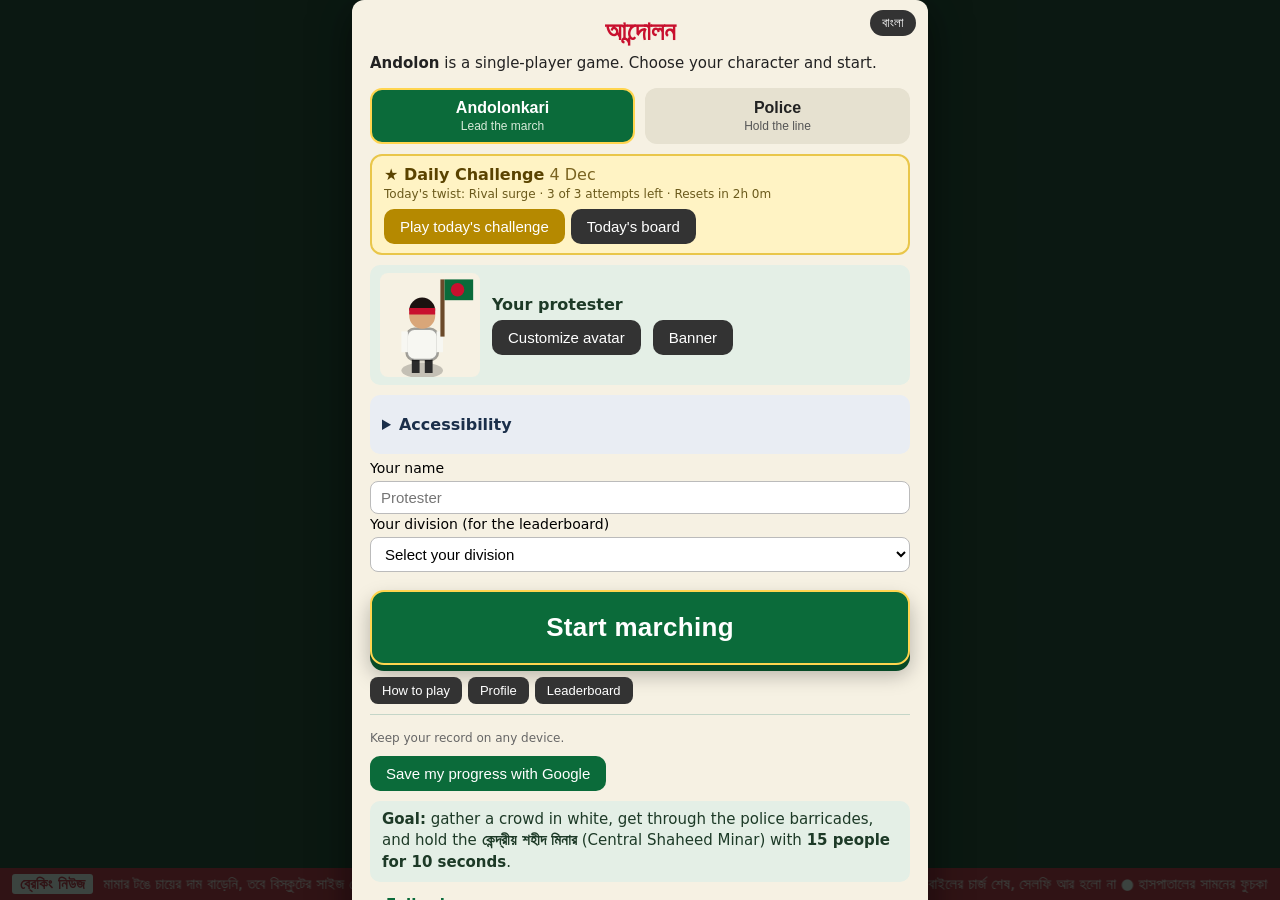
<file: index.html>
﻿<!doctype html>
<html lang="en">
<head>
<meta charset="utf-8">
<meta name="viewport" content="width=device-width,initial-scale=1,maximum-scale=1,user-scalable=no,viewport-fit=cover">
<title>Andolon</title>
<meta name="description" content="Andolon - The Game: a free, fictional browser game. Gather a crowd, get past the barricades and hold the square. Play as the Andolonkari or as the police. Just for fun.">
<link rel="canonical" href="https://optimus-stage.github.io/andolon/">
<!-- Link preview (Facebook, WhatsApp, Messenger, Telegram, X). The image and page address must be full URLs. If the game moves to another address, change the three https://optimus-stage.github.io/andolon/ values here. -->
<meta property="og:type" content="website">
<meta property="og:site_name" content="Andolon - The Game">
<meta property="og:title" content="Andolon - The Game | আন্দোলন">
<meta property="og:description" content="A free, fictional browser game. Gather a crowd, break the barricades and see how far you can go. Just for fun. Play now!">
<meta property="og:url" content="https://optimus-stage.github.io/andolon/">
<meta property="og:image" content="https://optimus-stage.github.io/andolon/img/og-image.jpg">
<meta property="og:image:type" content="image/jpeg">
<meta property="og:image:width" content="1200">
<meta property="og:image:height" content="630">
<meta property="og:image:alt" content="Andolon - The Game: a crowd with a raised fist faces police behind a barricade. Gather a crowd. Break the barricades.">
<meta property="og:locale" content="en_US">
<meta property="og:locale:alternate" content="bn_BD">
<meta name="twitter:card" content="summary_large_image">
<meta name="twitter:title" content="Andolon - The Game | আন্দোলন">
<meta name="twitter:description" content="A free, fictional browser game. Gather a crowd, break the barricades and see how far you can go. Play now!">
<meta name="twitter:image" content="https://optimus-stage.github.io/andolon/img/og-image.jpg">
<link rel="manifest" href="manifest.webmanifest">
<meta name="theme-color" content="#0b6b3a">
<meta name="mobile-web-app-capable" content="yes">
<meta name="apple-mobile-web-app-capable" content="yes">
<meta name="apple-mobile-web-app-status-bar-style" content="black-translucent">
<meta name="apple-mobile-web-app-title" content="Andolon">
<link rel="apple-touch-icon" href="img/icon-192.png">
<link rel="stylesheet" href="css/style.css?v=37">
</head>
<body>
<canvas id="c"></canvas>
<button id="mute" aria-label="Toggle sound">🔊</button>
<button id="pausebtn" type="button" aria-label="Pause">⏸</button>
<div id="pause" role="dialog" aria-modal="true" aria-labelledby="pausetitle"><div class="pbox"><h2 id="pausetitle">Paused</h2><button type="button" id="presume">Resume</button><button type="button" id="pquit" class="alt">Quit to menu</button><small id="phint">Press Esc to resume</small></div></div>
<div id="ticker"><b>ব্রেকিং নিউজ</b><div id="tkwrap"><span id="tk"></span></div></div>
<div id="menu"><div id="card">
  <button id="langbtn" class="langbtn" type="button" aria-label="Language">বাংলা</button>
  <h1 style="text-align:center"><span>আন্দোলন</span></h1>
  <p class="intro" data-t="intro"><b>Andolon</b> is a single-player game. Choose your character and start.</p>
  <div id="roles"><button id="role-prot" class="role sel" type="button" data-t="roleprot">Andolonkari<small>Lead the march</small></button><button id="role-pol" class="role" type="button" data-t="rolepol">Police<small>Hold the line</small></button></div>
  <label><span data-t="yourname">Your name</span> <input id="pname" maxlength="24" placeholder="Protester"></label>
  <button id="go">Start marching</button><button id="howbtn" class="alt" type="button">How to play</button>
  <small id="installtip" data-t="installtip">Tip: for a bigger, full-screen game, add Andolon to your home screen (browser menu, then Install app or Add to Home screen).</small>
  <div id="rules" data-t="rules">
    <div class="goal"><b>Goal:</b> gather a crowd in white, get through the police barricades, and hold the <b>কেন্দ্রীয় শহীদ মিনার</b> (Central Shaheed Minar) with <b>15 people for 10 seconds</b>.</div>
    <details class="full"><summary>Full rules</summary>
    <ul>
      <li><b>Move the mouse</b>, or use <b>W A S D</b> or the arrow keys, to walk. On a phone, touch and hold a direction on the round pad at the bottom left. Walk into bystanders to bring them along.</li>
      <li><b>Police barricades</b> (6 on the outer ring, 2 on each inner ring) break when your crowd is big enough: 6, then 14, then 25 people. Stand near one and <b>strike</b> it a few times (the STRIKE button on a phone, or click or Space). Standing there is not enough.</li>
      <li><b>Police (blue)</b> carry sticks. Each hit costs you morale. If they hit you when your morale is nearly gone, a police van takes you to a thana or Aynaghor and the game is over.</li>
      <li><b>Hospitals</b> restore your morale after a beating. <b>বিরিয়ানি</b> stalls restore morale too, and <b>মামার টঙের চা</b> gives a quick boost.</li>
      <li><b>Rivals</b> (black clothes) support the police and fight your crowd when you meet. The bigger crowd wins, and a tie goes to the protesters. A bigger rival crowd standing in the square stops you holding it.</li>
      <li>Buildings are solid, so walk around them on the roads.</li>
      <li>You have <b>30 days</b> (about 4 minutes). Your score comes from crowd size, barricades passed, fights won and speed. Press <b>M</b> (or tap the speaker) to mute sound.</li>
    </ul></details>
  </div>
  <div id="rules2" style="display:none" data-t="rules2">
    <div class="goal police"><b>Goal:</b> stop the protester crowds. <b>Disperse 10 crowds</b> before one of them holds the <b>কেন্দ্রীয় শহীদ মিনার</b> (15 people for 10 seconds), and keep <b>public anger</b> below 100.</div>
    <details class="full"><summary>Full rules</summary>
    <ul>
      <li>The protesters are AI. They gather people and march toward the Minar. <b>You are faster than any crowd</b> and can walk through barricades, so run them down.</li>
      <li><b>Move the mouse</b>, or use <b>W A S D</b> or the arrow keys, to walk. On a phone, use the round pad at the bottom left; STRIKE, SMOKE and FIRE are on the right.</li>
      <li><b>Recruit officers:</b> walk into the blue officers on the streets and they join your squad (up to 14). A bigger squad scatters more people per hit.</li>
      <li><b>Strike</b> (click or Space, or the STRIKE button) scatters people close to you. <b>Smoke grenade</b> (G or SMOKE) makes a cloud that slows and breaks up crowds. <b>Warning shots</b> (F or FIRE) scatter people in front of you. Nobody is hurt: people just run away. Smoke and rounds come back over time.</li>
      <li>A crowd with nobody left is dispersed after a couple more hits or a few seconds in smoke.</li>
      <li>Using force raises <b>public anger</b>, and angry crowds grow faster. Anger falls slowly when you hold back. If it reaches 100 you are pulled back and the game is over.</li>
      <li>Two crowds that meet join into a bigger one, so break them up early. Press <b>M</b> (or tap the speaker) to mute sound.</li>
    </ul></details>
  </div>
  <small data-t="fictional">Fictional game. Characters and events are not real people or incidents. Map is stylised.</small>
  <a href="#" class="aboutlink" data-t="aboutlink">About & Disclaimer</a>
</div></div>
<div id="rotate" role="alert"><div data-t="rotate"><span class="rotphone">📱</span><p>Turn your phone sideways</p><small>You chose horizontal play.</small><button type="button" id="rotportrait">Play vertically instead</button></div></div>
<div id="tut" role="dialog" aria-modal="true" aria-label="How to play"></div>
<div id="about" role="dialog" aria-modal="true" aria-labelledby="abouth"><div id="aboutbox">
  <button id="aboutx" aria-label="Close">&times;</button>
 <h2 id="abouth" data-t="abouth">About the Creator & Game</h2>

<div data-t="about"><p>Hi, I’m <b>Sabbir Ahmed</b>, a technology enthusiast with an academic background in Electrical and Electronic Engineering from IUT. I enjoy exploring new ideas and bringing them to life through creative projects.</p>

<p><b>Andolon</b> is an independently developed fictional game, created out of curiosity and inspired by this land’s long history of protest and revolution. It does not present or endorse any political, religious, social or ideological position, nor does it make factual claims about any real event, government, institution, party, group or individual. It is intended for entertainment and creative expression and should not be considered a news source or historical record.</p>

<h3>Disclaimer</h3>

<p>This game is not affiliated with, sponsored by or endorsed by any political party, government body, law-enforcement agency, student group, media organisation, other organisation or real individual.</p>

<p>The game depicts stylised, non-graphic conflict involving cartoon characters and includes sound effects associated with sticks, gunfire and explosions. It contains no real footage or depictions of real individuals. Its content is not intended to glorify, encourage or provide instructions for violence, unlawful conduct or public disorder.</p>

<p>Any resemblance to actual individuals, living or deceased, organisations, places or incidents is coincidental. Nothing in the game constitutes legal, political, safety or other professional advice. The game should not be used as guidance for participating in or responding to real-world protests.</p>

<h3>Privacy & User Content</h3>

<p>Any photo you select is processed within your browser to generate the card and is never uploaded. If you choose to submit your score to the leaderboard, your nickname, division, score, rank and avatar (the look you chose in the game, stored as a short code) are sent to and stored on a Firebase (Google) server and shown publicly. Nicknames are unique and can be changed at any time. You are signed in anonymously, and no email or phone number is collected unless you choose to save your progress with Google: in that case Google gives Firebase your account email and name, used only so your record can follow you to other devices. Use a nickname if you prefer, and contact the creator to have your entry removed. Your name and best score may be saved in your browser’s local storage on your device, which you can clear at any time.</p>

<p>If you choose to share your card, you control what you share and with whom. Please use only photos that you own or have permission to use.</p>

<h3>Updates & Contact</h3>

<p>This disclaimer may be revised from time to time. If you believe any content is inappropriate or may cause harm, please contact the creator so that your concern can be reviewed promptly.</p>

<p>Contact: <a href="mailto:bizwithsabbir@gmail.com">bizwithsabbir@gmail.com</a> · <a href="privacy.html" target="_blank" rel="noopener">Privacy Policy</a></p>

</div>

<div id="supportslot"></div>

<p data-t="aboutthanks"><b>Thank you for playing Andolon. Enjoy the game and share it responsibly.</b></p>
</div></div>
<script src="js/chapters.js?v=43"></script>
<script src="js/i18n.js?v=46"></script>
<script src="js/data.js?v=43"></script>
<script src="js/core.js?v=43"></script>
<script src="js/audio.js?v=43"></script>
<script src="js/town.js?v=43"></script>
<script src="js/state.js?v=43"></script>
<script src="js/collision.js?v=43"></script>
<script src="js/protester.js?v=43"></script>
<script src="js/police.js?v=46"></script>
<script src="js/combat.js?v=43"></script>
<script src="js/render.js?v=43"></script>
<script src="js/ui.js?v=46"></script>
<script src="js/banner.js?v=43"></script>
<script src="js/avatar.js?v=43"></script>
<script src="js/access.js?v=43"></script>
<script src="js/daily.js?v=43"></script>
<script src="js/firebase-config.js?v=43"></script>
<script src="js/leaderboard.js?v=43"></script>
<script src="js/profile.js?v=43"></script>
<script src="js/challenge.js?v=43"></script>
<script src="js/tutorial.js?v=43"></script>
<script src="js/pause.js?v=45"></script>
<script src="js/main.js?v=44"></script>
</body>
</html>
</file>
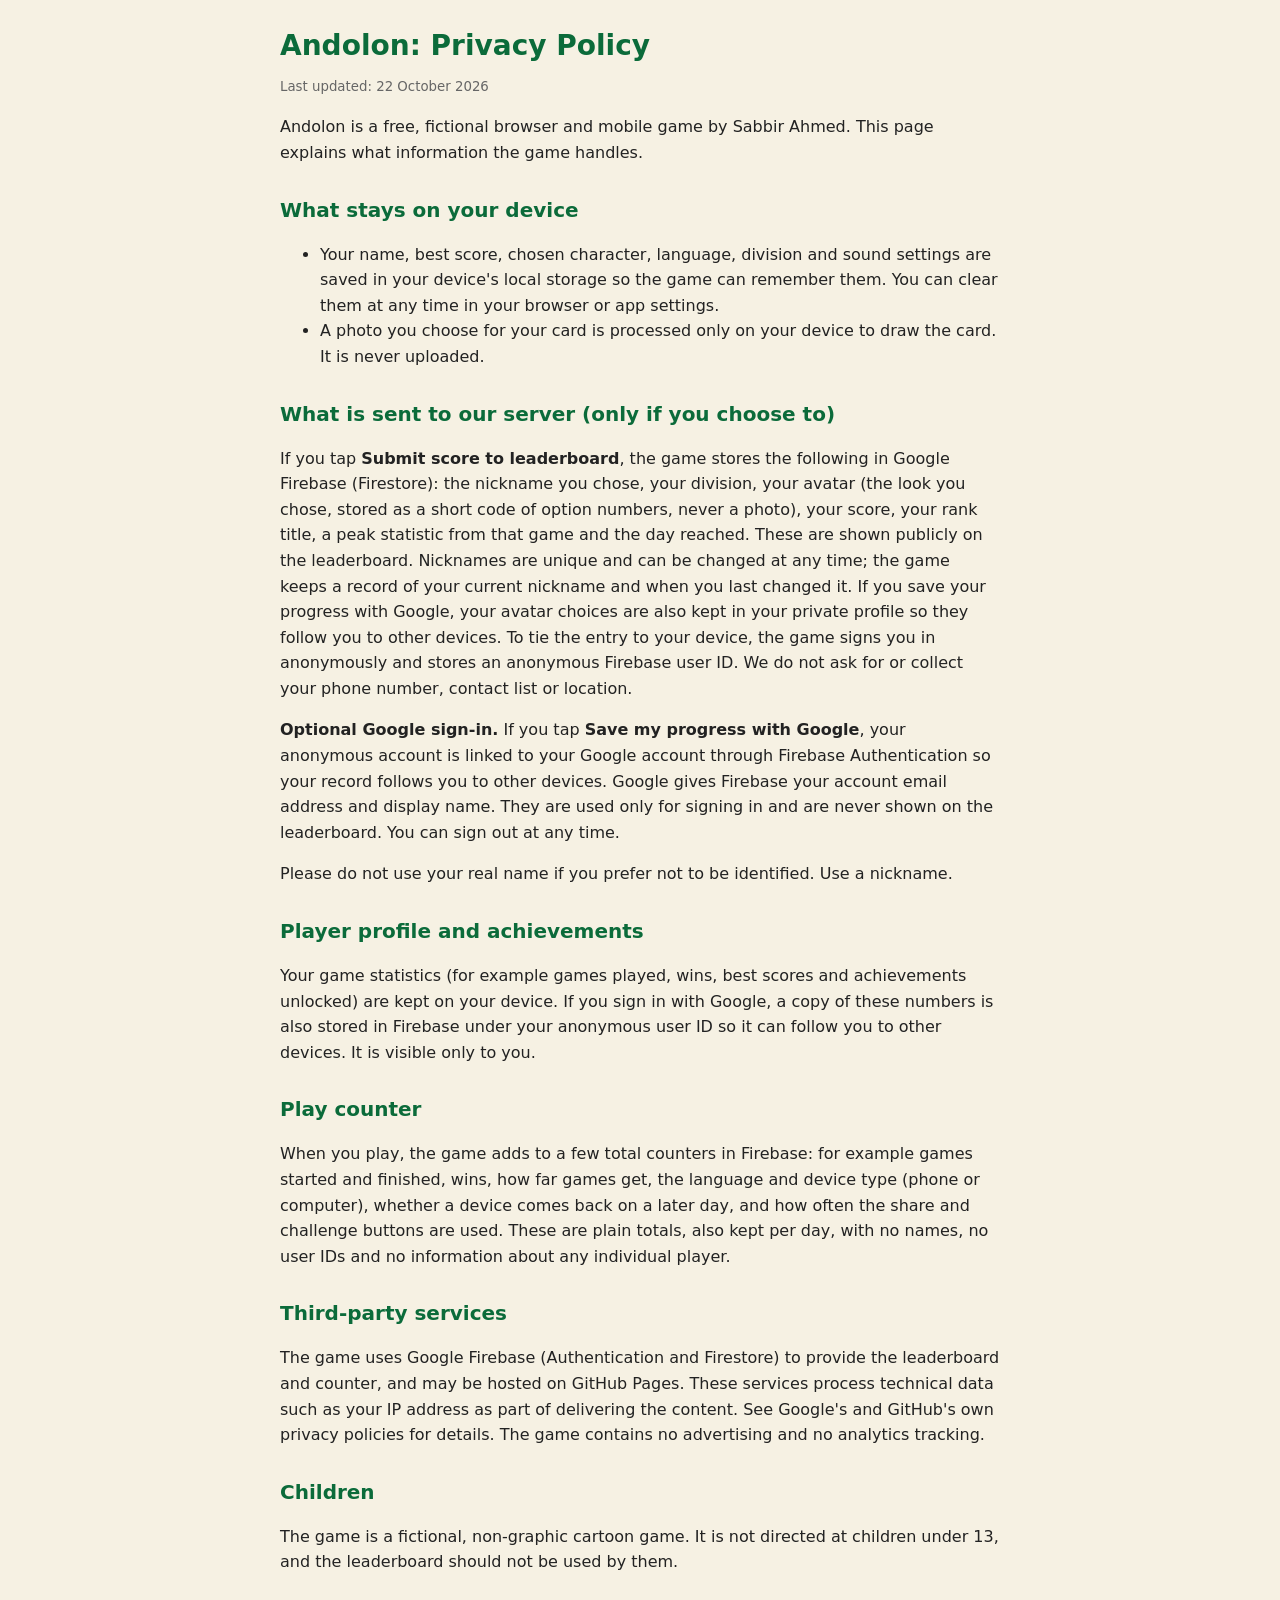
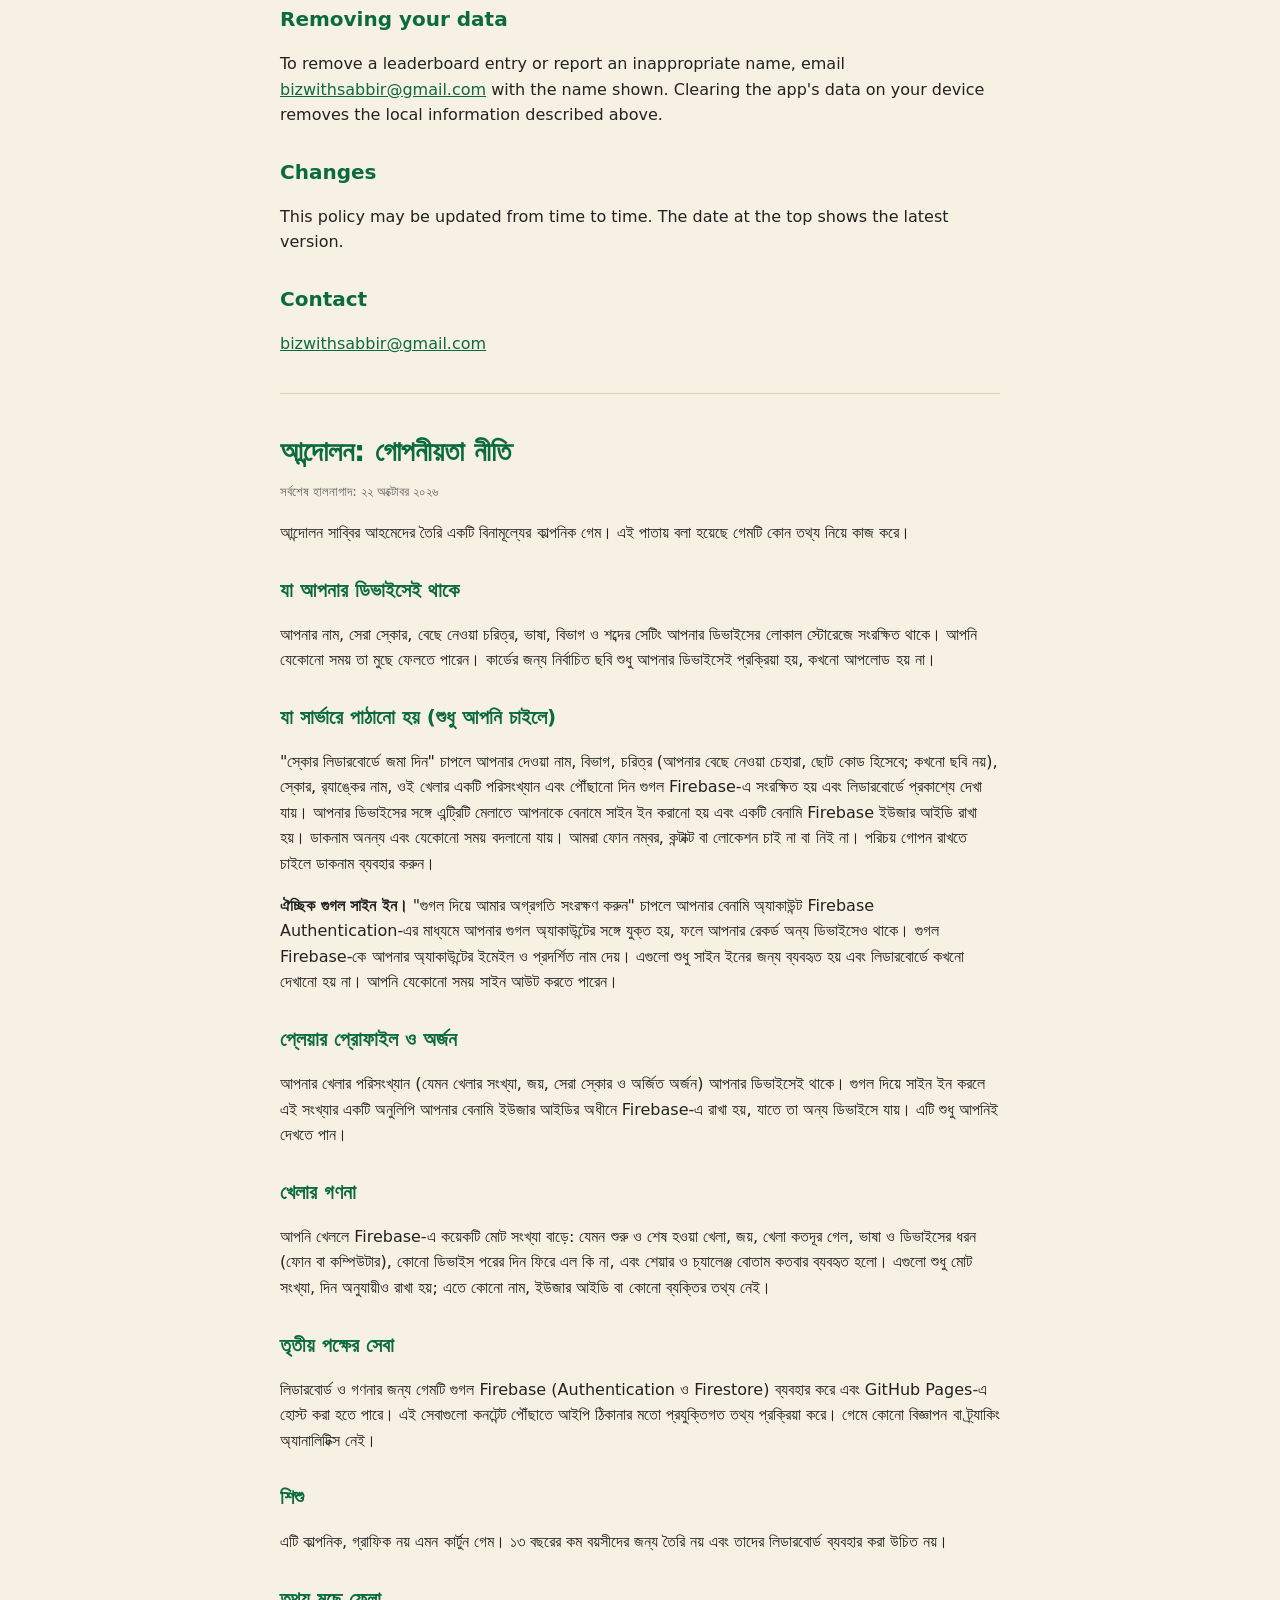
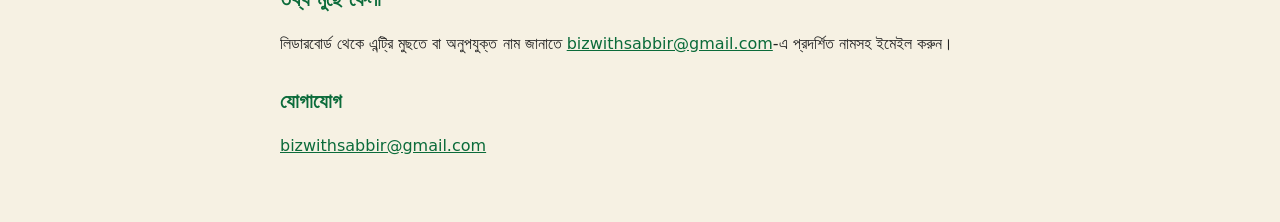
<file: privacy.html>
<!doctype html>
<html lang="en">
<head>
<meta charset="utf-8">
<meta name="viewport" content="width=device-width,initial-scale=1">
<title>Andolon: Privacy Policy</title>
<style>
body{margin:0;background:#f6f1e3;color:#222;font:16px/1.6 system-ui,"Nirmala UI","Noto Sans Bengali",sans-serif}
main{max-width:720px;margin:0 auto;padding:24px 18px 48px}
h1{color:#0b6b3a;font-size:28px;margin:0 0 4px} h2{color:#0b6b3a;font-size:20px;margin:28px 0 6px}
a{color:#0b6b3a} small{color:#666}
hr{border:0;border-top:1px solid #d9d2b8;margin:36px 0}
</style>
</head>
<body><main>
<h1>Andolon: Privacy Policy</h1>
<small>Last updated: 22 October 2026</small>

<p>Andolon is a free, fictional browser and mobile game by Sabbir Ahmed. This page explains what information the game handles.</p>

<h2>What stays on your device</h2>
<ul>
<li>Your name, best score, chosen character, language, division and sound settings are saved in your device's local storage so the game can remember them. You can clear them at any time in your browser or app settings.</li>
<li>A photo you choose for your card is processed only on your device to draw the card. It is never uploaded.</li>
</ul>

<h2>What is sent to our server (only if you choose to)</h2>
<p>If you tap <b>Submit score to leaderboard</b>, the game stores the following in Google Firebase (Firestore): the nickname you chose, your division, your avatar (the look you chose, stored as a short code of option numbers, never a photo), your score, your rank title, a peak statistic from that game and the day reached. These are shown publicly on the leaderboard. Nicknames are unique and can be changed at any time; the game keeps a record of your current nickname and when you last changed it. If you save your progress with Google, your avatar choices are also kept in your private profile so they follow you to other devices. To tie the entry to your device, the game signs you in anonymously and stores an anonymous Firebase user ID. We do not ask for or collect your phone number, contact list or location.</p>
<p><b>Optional Google sign-in.</b> If you tap <b>Save my progress with Google</b>, your anonymous account is linked to your Google account through Firebase Authentication so your record follows you to other devices. Google gives Firebase your account email address and display name. They are used only for signing in and are never shown on the leaderboard. You can sign out at any time.</p>
<p>Please do not use your real name if you prefer not to be identified. Use a nickname.</p>

<h2>Player profile and achievements</h2>
<p>Your game statistics (for example games played, wins, best scores and achievements unlocked) are kept on your device. If you sign in with Google, a copy of these numbers is also stored in Firebase under your anonymous user ID so it can follow you to other devices. It is visible only to you.</p>

<h2>Play counter</h2>
<p>When you play, the game adds to a few total counters in Firebase: for example games started and finished, wins, how far games get, the language and device type (phone or computer), whether a device comes back on a later day, and how often the share and challenge buttons are used. These are plain totals, also kept per day, with no names, no user IDs and no information about any individual player.</p>

<h2>Third-party services</h2>
<p>The game uses Google Firebase (Authentication and Firestore) to provide the leaderboard and counter, and may be hosted on GitHub Pages. These services process technical data such as your IP address as part of delivering the content. See Google's and GitHub's own privacy policies for details. The game contains no advertising and no analytics tracking.</p>

<h2>Children</h2>
<p>The game is a fictional, non-graphic cartoon game. It is not directed at children under 13, and the leaderboard should not be used by them.</p>

<h2>Removing your data</h2>
<p>To remove a leaderboard entry or report an inappropriate name, email <a href="mailto:bizwithsabbir@gmail.com">bizwithsabbir@gmail.com</a> with the name shown. Clearing the app's data on your device removes the local information described above.</p>

<h2>Changes</h2>
<p>This policy may be updated from time to time. The date at the top shows the latest version.</p>

<h2>Contact</h2>
<p><a href="mailto:bizwithsabbir@gmail.com">bizwithsabbir@gmail.com</a></p>

<hr>

<h1 lang="bn">আন্দোলন: গোপনীয়তা নীতি</h1>
<small lang="bn">সর্বশেষ হালনাগাদ: ২২ অক্টোবর ২০২৬</small>
<div lang="bn">
<p>আন্দোলন সাব্বির আহমেদের তৈরি একটি বিনামূল্যের কাল্পনিক গেম। এই পাতায় বলা হয়েছে গেমটি কোন তথ্য নিয়ে কাজ করে।</p>
<h2>যা আপনার ডিভাইসেই থাকে</h2>
<p>আপনার নাম, সেরা স্কোর, বেছে নেওয়া চরিত্র, ভাষা, বিভাগ ও শব্দের সেটিং আপনার ডিভাইসের লোকাল স্টোরেজে সংরক্ষিত থাকে। আপনি যেকোনো সময় তা মুছে ফেলতে পারেন। কার্ডের জন্য নির্বাচিত ছবি শুধু আপনার ডিভাইসেই প্রক্রিয়া হয়, কখনো আপলোড হয় না।</p>
<h2>যা সার্ভারে পাঠানো হয় (শুধু আপনি চাইলে)</h2>
<p>"স্কোর লিডারবোর্ডে জমা দিন" চাপলে আপনার দেওয়া নাম, বিভাগ, চরিত্র (আপনার বেছে নেওয়া চেহারা, ছোট কোড হিসেবে; কখনো ছবি নয়), স্কোর, র‍্যাঙ্কের নাম, ওই খেলার একটি পরিসংখ্যান এবং পৌঁছানো দিন গুগল Firebase-এ সংরক্ষিত হয় এবং লিডারবোর্ডে প্রকাশ্যে দেখা যায়। আপনার ডিভাইসের সঙ্গে এন্ট্রিটি মেলাতে আপনাকে বেনামে সাইন ইন করানো হয় এবং একটি বেনামি Firebase ইউজার আইডি রাখা হয়। ডাকনাম অনন্য এবং যেকোনো সময় বদলানো যায়। আমরা ফোন নম্বর, কন্টাক্ট বা লোকেশন চাই না বা নিই না। পরিচয় গোপন রাখতে চাইলে ডাকনাম ব্যবহার করুন।</p>
<p><b>ঐচ্ছিক গুগল সাইন ইন।</b> "গুগল দিয়ে আমার অগ্রগতি সংরক্ষণ করুন" চাপলে আপনার বেনামি অ্যাকাউন্ট Firebase Authentication-এর মাধ্যমে আপনার গুগল অ্যাকাউন্টের সঙ্গে যুক্ত হয়, ফলে আপনার রেকর্ড অন্য ডিভাইসেও থাকে। গুগল Firebase-কে আপনার অ্যাকাউন্টের ইমেইল ও প্রদর্শিত নাম দেয়। এগুলো শুধু সাইন ইনের জন্য ব্যবহৃত হয় এবং লিডারবোর্ডে কখনো দেখানো হয় না। আপনি যেকোনো সময় সাইন আউট করতে পারেন।</p>
<h2>প্লেয়ার প্রোফাইল ও অর্জন</h2>
<p>আপনার খেলার পরিসংখ্যান (যেমন খেলার সংখ্যা, জয়, সেরা স্কোর ও অর্জিত অর্জন) আপনার ডিভাইসেই থাকে। গুগল দিয়ে সাইন ইন করলে এই সংখ্যার একটি অনুলিপি আপনার বেনামি ইউজার আইডির অধীনে Firebase-এ রাখা হয়, যাতে তা অন্য ডিভাইসে যায়। এটি শুধু আপনিই দেখতে পান।</p>
<h2>খেলার গণনা</h2>
<p>আপনি খেললে Firebase-এ কয়েকটি মোট সংখ্যা বাড়ে: যেমন শুরু ও শেষ হওয়া খেলা, জয়, খেলা কতদূর গেল, ভাষা ও ডিভাইসের ধরন (ফোন বা কম্পিউটার), কোনো ডিভাইস পরের দিন ফিরে এল কি না, এবং শেয়ার ও চ্যালেঞ্জ বোতাম কতবার ব্যবহৃত হলো। এগুলো শুধু মোট সংখ্যা, দিন অনুযায়ীও রাখা হয়; এতে কোনো নাম, ইউজার আইডি বা কোনো ব্যক্তির তথ্য নেই।</p>
<h2>তৃতীয় পক্ষের সেবা</h2>
<p>লিডারবোর্ড ও গণনার জন্য গেমটি গুগল Firebase (Authentication ও Firestore) ব্যবহার করে এবং GitHub Pages-এ হোস্ট করা হতে পারে। এই সেবাগুলো কনটেন্ট পৌঁছাতে আইপি ঠিকানার মতো প্রযুক্তিগত তথ্য প্রক্রিয়া করে। গেমে কোনো বিজ্ঞাপন বা ট্র্যাকিং অ্যানালিটিক্স নেই।</p>
<h2>শিশু</h2>
<p>এটি কাল্পনিক, গ্রাফিক নয় এমন কার্টুন গেম। ১৩ বছরের কম বয়সীদের জন্য তৈরি নয় এবং তাদের লিডারবোর্ড ব্যবহার করা উচিত নয়।</p>
<h2>তথ্য মুছে ফেলা</h2>
<p>লিডারবোর্ড থেকে এন্ট্রি মুছতে বা অনুপযুক্ত নাম জানাতে <a href="mailto:bizwithsabbir@gmail.com">bizwithsabbir@gmail.com</a>-এ প্রদর্শিত নামসহ ইমেইল করুন।</p>
<h2>যোগাযোগ</h2>
<p><a href="mailto:bizwithsabbir@gmail.com">bizwithsabbir@gmail.com</a></p>
</div>
</main></body></html>
</file>
<file: css/style.css>
html,body{margin:0;height:100%;background:#0f2a1c;overflow:hidden;overscroll-behavior:none;-webkit-tap-highlight-color:transparent;-webkit-user-select:none;user-select:none;font-family:system-ui,"Nirmala UI","Noto Sans Bengali",sans-serif}
canvas#c{display:block;width:100vw;height:100vh;height:100dvh;cursor:crosshair;touch-action:none}
#menu{position:fixed;inset:0;display:flex;background:rgba(10,20,15,.8);overflow:auto;-webkit-overflow-scrolling:touch;touch-action:pan-y}
#card{background:#f6f1e3;max-width:680px;margin:auto;padding:24px;border-radius:14px;box-shadow:0 10px 40px #0008}
h1{margin:0;font-size:34px;color:#0b6b3a} h1 span{color:#c8102e}
p,li{color:#222;line-height:1.5;font-size:19px} li{margin:7px 0} ul{padding-left:24px;margin:10px 0}
input{-webkit-user-select:text;user-select:text;width:100%;box-sizing:border-box;padding:10px;font-size:17px;border:1px solid #bbb;border-radius:8px;margin-top:6px}
button{background:#0b6b3a;color:#fff;border:0;border-radius:10px;padding:12px 20px;font-size:16px;cursor:pointer;margin:8px 6px 0 0}
button:hover{background:#09562f} button.alt{background:#333} button.alt:hover{background:#111}
small{color:#666;display:block;margin-top:12px;font-size:14px}
#cardimg{display:block;max-width:100%;max-height:52vh;margin:12px auto 0;border-radius:8px;box-shadow:0 4px 18px #0006}
#ticker{position:fixed;left:0;right:0;bottom:0;background:#c8102e;color:#fff;font-size:15px;padding:6px 12px calc(6px + env(safe-area-inset-bottom));white-space:nowrap;overflow:hidden}
#ticker b{background:#fff;color:#c8102e;padding:1px 8px;margin-right:10px;border-radius:3px}
#mute{position:fixed;left:50%;transform:translateX(-50%);top:10px;width:44px;height:44px;border-radius:50%;background:rgba(0,0,0,.55);color:#fff;border:0;font-size:20px;padding:0;margin:0;cursor:pointer}
/* phones */
@media (max-width:640px){
  #card{width:calc(100% - 24px);margin:auto;padding:16px}
  h1{font-size:28px}
  p,li{font-size:16px;line-height:1.45} li{margin:5px 0} ul{padding-left:20px}
  button{width:100%;margin:8px 0 0;padding:14px 16px;font-size:17px}
  #mute{width:44px;padding:0;margin:0}
  #cardimg{max-height:44vh}
  #ticker{font-size:13px}
}
summary{font-size:21px;font-weight:700;color:#0b6b3a;cursor:pointer;margin:10px 0;padding:6px 0}
/* breaking news: auto-scrolling line */
#ticker{display:flex;align-items:center;gap:10px}
#ticker b{flex:none;margin-right:0;position:relative;z-index:1}
#tkwrap{flex:1;overflow:hidden}
#tk{display:inline-block;white-space:nowrap;animation:tickerscroll 60s linear infinite;will-change:transform}
@keyframes tickerscroll{from{transform:translateX(0)}to{transform:translateX(-50%)}}
@media (prefers-reduced-motion:reduce){#tk{animation-duration:240s}}

.aboutlink{display:inline-block;margin-top:10px;font-size:14px;color:#0b6b3a;text-decoration:underline;cursor:pointer}
#about{position:fixed;inset:0;z-index:50;display:none;background:rgba(10,20,15,.85);overflow:auto;-webkit-overflow-scrolling:touch;touch-action:pan-y}
#about.open{display:flex}
#aboutbox{position:relative;background:#f6f1e3;color:#222;max-width:560px;width:calc(100% - 24px);margin:auto;padding:24px 22px 18px;border-radius:14px;box-shadow:0 10px 40px #0008;line-height:1.55}
#aboutbox h2{margin:0 0 10px;font-size:22px;color:#0b6b3a}
#aboutbox p{margin:0 0 10px;font-size:15px}
#aboutx{position:absolute;right:8px;top:6px;width:40px;height:40px;border:0;border-radius:50%;background:transparent;color:#444;font-size:30px;line-height:1;cursor:pointer;padding:0;margin:0}
#aboutx:hover{background:rgba(0,0,0,.08)}

#roles{display:grid;grid-template-columns:1fr 1fr;gap:10px;margin:14px 0 4px}
button.role{margin:0 !important;width:auto !important;padding:12px 8px;background:#e6e1d0;color:#222;border:2px solid transparent;border-radius:12px;font-weight:700;font-size:17px;line-height:1.2}
button.role small{display:block;margin-top:4px;font-weight:400;font-size:13px;color:#555}
button.role.sel{background:#0b6b3a;color:#fff;border-color:#ffd54f} button.role.sel small{color:#d7ead9}
button.role#role-pol.sel{background:#2f4a7a}

.goal{background:#e4efe6;border-radius:10px;padding:10px 14px;margin:14px 0 0;font-size:18px;line-height:1.45;color:#1d3a27}
.goal.police{background:#e3e9f3;color:#1c2e4d}
h3.how{margin:14px 0 2px;font-size:21px;color:#0b6b3a}
#rules2 h3.how{color:#2f4a7a}
@media (max-width:640px){.goal{font-size:16px}h3.how{font-size:19px}}

.support{margin-top:10px}
.support .supportbtn.alt{background:#e0508f;color:#fff;font-size:15px;padding:9px 14px}
.supportpanel{display:none;margin-top:8px;text-align:center}
.supportpanel.open{display:block}
.waqr{display:block;margin:6px auto;width:200px;max-width:70%;border-radius:8px;background:#fff}
.wtext{font-size:14px;margin:4px 0}
.wabtn{display:inline-block;margin:6px 0;font-size:14px;color:#0b6b3a;text-decoration:underline}
.support .supportbtn.wa{background:#1b8a3e}
.bknum{font-size:15px;margin:4px 0}
.coffeelink{display:inline-block;margin:6px 0;font-size:14px;color:#0b6b3a;text-decoration:underline}
.supportpanel small{display:block;opacity:.75}
#aboutbox .support{text-align:center}
.copybtn{display:inline-block;width:auto;margin:0 0 0 6px;padding:4px 12px;font-size:13px;vertical-align:middle}

/* compact menu: full rules are folded */
.intro{margin:6px 0 0}
details.full{margin-top:10px}
details.full summary{font-size:16px;font-weight:600;color:#0b6b3a;margin:4px 0;padding:6px 0}
#rules2 details.full summary{color:#2f4a7a}
details.full li{font-size:16px}

/* how-to-play cards */
#tut{position:fixed;inset:0;z-index:60;display:none;background:rgba(10,20,15,.88);align-items:center;justify-content:center;padding:12px;box-sizing:border-box}
#tut.open{display:flex}
.tutcard{background:#f6f1e3;max-width:420px;width:100%;padding:28px 22px 20px;border-radius:18px;box-shadow:0 10px 40px #0008;text-align:center}
.tuticon{width:104px;height:104px;margin:0 auto 12px;border-radius:50%;background:#dcebdf;display:flex;align-items:center;justify-content:center;font-size:56px;line-height:1;animation:tutpop .35s ease-out}
.tutcard.police .tuticon{background:#dde5f3}
.tutcard h2{margin:0 0 6px;font-size:26px;color:#0b6b3a}
.tutcard.police h2{color:#2f4a7a}
.tutcard p{margin:0 0 14px;font-size:18px;line-height:1.45}
.tutdots{display:flex;justify-content:center;gap:8px;margin-bottom:6px}
.tutdots span{width:9px;height:9px;border-radius:50%;background:#cfc9b4}
.tutdots span.on{background:#0b6b3a;width:22px;border-radius:5px}
.tutcard.police .tutdots span.on{background:#2f4a7a}
.tutcard button{width:100%;margin:8px 0 0}
.tutcard.police #tutnext{background:#2f4a7a}
@keyframes tutpop{from{transform:scale(.7);opacity:0}to{transform:scale(1);opacity:1}}
@media (prefers-reduced-motion:reduce){.tuticon{animation:none}}

/* ask phones held upright to turn to landscape */
#rotate{position:fixed;inset:0;z-index:70;display:none;align-items:center;justify-content:center;background:rgba(10,20,15,.96);color:#fff;text-align:center;padding:20px;box-sizing:border-box}
#rotate.open{display:flex}
#rotate p{font-size:22px;font-weight:700;margin:14px 0 4px;color:#fff}
#rotate small{color:#b9c9bd;margin:0}
.rotphone{display:inline-block;font-size:64px;animation:rotphone 2s ease-in-out infinite}
@keyframes rotphone{0%,25%{transform:rotate(0)}60%,100%{transform:rotate(-90deg)}}
@media (prefers-reduced-motion:reduce){.rotphone{animation:none}}

/* install tip (touch devices only, set by main.js) */
#installtip{display:none;margin-top:10px;font-size:13px;color:#44604c}

/* short screens (phones in landscape): a thin news ticker so the game gets more room */
@media (max-height:500px){
  #ticker{font-size:11px;padding:2px 10px calc(2px + env(safe-area-inset-bottom));gap:8px}
  #ticker b{padding:0 6px;font-size:10px}
}

/* leaderboard */
.lbsubmit{margin-top:14px;padding:10px 12px;background:#e4efe6;border-radius:10px}
.lbsubmit label{display:block;font-size:15px;color:#1d3a27}
select{width:100%;box-sizing:border-box;padding:10px;font-size:16px;border:1px solid #bbb;border-radius:8px;margin-top:6px;background:#fff}
#lb{position:fixed;inset:0;z-index:65;display:flex;background:rgba(10,20,15,.88);overflow:auto;-webkit-overflow-scrolling:touch;touch-action:pan-y}
#lbbox{position:relative;background:#f6f1e3;color:#222;max-width:520px;width:calc(100% - 24px);margin:auto;padding:20px 16px 16px;border-radius:14px;box-shadow:0 10px 40px #0008}
#lbbox h2{margin:0 0 10px;font-size:24px;color:#0b6b3a}
#lbx{position:absolute;right:8px;top:6px;width:40px;height:40px;border:0;border-radius:50%;background:transparent;color:#444;font-size:30px;line-height:1;padding:0;margin:0}
#lbtabs{display:grid;grid-template-columns:1fr 1fr;gap:8px;margin-bottom:8px}
#lbtabs button{margin:0;width:auto;padding:10px;background:#e6e1d0;color:#222;font-weight:700}
#lbtabs button.on{background:#0b6b3a;color:#fff}
#lbmsg{margin:10px 0;font-size:15px;color:#555;text-align:center}
#lblist{list-style:none;margin:8px 0 0;padding:0;counter-reset:lb}
#lblist li{counter-increment:lb;display:flex;align-items:center;gap:10px;padding:8px 6px;border-bottom:1px solid #ddd6bd;font-size:16px}
#lblist li::before{content:counter(lb);flex:none;width:28px;text-align:center;font-weight:700;color:#0b6b3a}
#lblist li>div{flex:1;min-width:0}
#lblist li b{display:block;overflow:hidden;text-overflow:ellipsis;white-space:nowrap}
#lblist li small{margin:0;font-size:12px}
#lblist li>span{font-weight:700;font-size:18px}
#lblist li.me{background:#fff3c4;border-radius:8px}

/* language toggle */
#card{position:relative}
.langbtn{position:absolute;right:14px;top:12px;width:auto !important;margin:0 !important;padding:6px 14px !important;font-size:14px !important;border-radius:16px;background:#333;z-index:2}
.langbtn:hover{background:#111}
#card h1{padding:0 70px}
body.bn #ticker b{white-space:nowrap}
body.bn #lblist li::before{content:counter(lb, bengali)}
#lbreport{display:block;margin-top:14px;text-align:center;font-size:13px;color:#777}

/* compact landing page: everything a bit smaller, safe-area aware, two columns on short landscape phones */
#menu{box-sizing:border-box;padding:env(safe-area-inset-top) env(safe-area-inset-right) env(safe-area-inset-bottom) env(safe-area-inset-left)}
#card{max-width:540px;padding:16px 18px 14px;border-radius:12px}
#card h1{font-size:26px;padding:0 64px}
#card p,#card li{font-size:15px;line-height:1.4}
#card label{font-size:14px}
#card input,#card select{padding:7px 10px;font-size:15px;margin-top:4px}
#card button{padding:9px 16px;font-size:15px;margin:7px 6px 0 0}
#card small{font-size:12px;margin-top:8px}
#card .goal{font-size:15px;padding:8px 12px;margin-top:10px}
#card details.full summary{font-size:15px;padding:4px 0}
#card details.full li{font-size:14px}
button.role{padding:8px 6px !important;font-size:16px !important}
button.role small{font-size:12px !important;margin-top:2px !important}
.langbtn{top:10px !important;right:12px !important;padding:5px 12px !important;font-size:13px !important}
@media (max-width:640px){
  #card{width:calc(100% - 20px);padding:14px 14px 12px}
  #card h1{font-size:24px}
  #card button{padding:11px 14px;font-size:16px;margin:7px 0 0}
}
@media (max-height:520px) and (orientation:landscape){
  #card{max-width:860px;width:calc(100% - 20px);margin:6px auto;padding:8px 16px 8px;columns:2;column-gap:20px}
  #card>*{break-inside:avoid}
  #card h1{column-span:all;font-size:22px;padding:4px 64px 2px;line-height:1.25}
  #card p,#card li{font-size:14px}
  #card .intro{margin:4px 0 0}
  #roles{margin:8px 0 2px}
  #card button{padding:7px 12px;font-size:14px;width:auto;margin:6px 6px 0 0}
  #card input,#card select{padding:5px 9px;font-size:14px}
  #card .goal{font-size:13px;padding:6px 10px;margin-top:6px}
  button.role{padding:5px 4px !important;font-size:15px !important}
  #installtip{margin-top:6px}
}
.acct{margin-top:10px;padding-top:8px;border-top:1px solid #c5d6c8}.acct small{margin:4px 0}.acct button{margin-top:4px}

/* daily challenge */
#dailybox{margin:10px 0 2px;padding:9px 12px;background:#fff3c4;border:2px solid #e9c64a;border-radius:12px}
#dailybox .dailyhead{font-size:16px;color:#5a4300} #dailybox .dailyhead span{font-weight:400;color:#7a6320}
#dailybox small{display:block;margin:3px 0 4px;color:#6b5a1c;font-size:12px}
#dailybox button{margin:4px 6px 0 0}
#dailybox button#dailygo{background:#b58900} #dailybox button#dailygo:disabled{background:#b8ad8a;cursor:default}
.dailychip{margin:0 0 6px;font-weight:700;color:#8a6500;font-size:14px;text-align:center}
#lbmode{display:grid;grid-template-columns:1fr 1fr;gap:8px;margin-bottom:6px}
#lbmode button{margin:0;width:auto;padding:8px;background:#e6e1d0;color:#222;font-weight:700}
#lbmode button.on{background:#b58900;color:#fff}
#lbreset{font-size:12px;color:#7a6320;margin:2px 0 6px;text-align:center;min-height:14px}

/* profile and achievements */
.achnew{margin:10px 0;padding:8px 12px;background:#fff3c4;border:2px solid #e9c64a;border-radius:12px;color:#5a4300;font-size:15px}
.achnew div{margin-top:5px} .achnew small{display:block;margin:0 0 0 24px;color:#7a6320;font-size:12px}
#lb.profile #lbbox{max-width:560px}
.profsub{color:#555;font-size:14px;margin:-4px 0 10px}
.statgrid{display:grid;grid-template-columns:1fr 1fr;gap:6px;margin-bottom:8px}
.statgrid div{background:#fff;border-radius:8px;padding:6px 10px;display:flex;justify-content:space-between;gap:8px;font-size:13px;align-items:center}
.statgrid span{color:#555} .statgrid b{color:#0b6b3a;font-size:15px;white-space:nowrap}
#lbbox h3{margin:14px 0 6px;font-size:18px;color:#0b6b3a} #lbbox h3 small{font-weight:400;color:#777;font-size:13px;margin:0}
.achlist{display:grid;grid-template-columns:1fr 1fr;gap:6px}
.ach{display:flex;gap:8px;align-items:flex-start;padding:7px 8px;background:#ece7d4;border-radius:8px;opacity:.7}
.ach.got{background:#fff3c4;border:1px solid #e9c64a;opacity:1}
.achicon{font-size:22px;line-height:1.1;flex:none}
.ach b{display:block;font-size:13px;color:#222} .ach small{display:block;margin:1px 0 0;font-size:11px;color:#666}
.achbar{display:block;height:5px;background:#d8d2bc;border-radius:3px;margin-top:4px;overflow:hidden}
.achbar u{display:block;height:100%;background:#0b6b3a}
#profsync{margin-top:12px;text-align:center} #profsync small{display:block;margin:4px 0;font-size:12px}
@media (max-width:640px){.achlist,.statgrid{grid-template-columns:1fr}}

/* "Beat my score" challenge */
#chbanner{margin:10px 0 4px;padding:10px 12px;background:#ffe3e0;border:2px solid #e08a82;border-radius:12px;color:#5a1a14}
#chbanner b{font-size:16px} #chbanner small{display:block;margin:3px 0 4px;color:#7a3a33;font-size:13px}
#chbanner button{margin:4px 6px 0 0} #chbanner button#chgo{background:#c8102e}
.chresult{margin:0 0 8px;font-weight:700;text-align:center;font-size:16px}
.chresult.win{color:#0b6b3a} .chresult.lose{color:#a32d2d}

/* vertical / horizontal play choice */
.orient{display:flex;align-items:center;gap:6px;margin:10px 0 2px;flex-wrap:wrap}
.orient span{font-size:14px;color:#333;margin-right:2px}
#card .orient button{margin:0;padding:7px 12px;font-size:14px;background:#e6e1d0;color:#222;border:2px solid transparent;width:auto}
#card .orient button.on{background:#0b6b3a;color:#fff;border-color:#ffd54f}
#rotate button{margin-top:18px;background:#0b6b3a;color:#fff;border:0;border-radius:10px;padding:12px 20px;font-size:16px;width:auto}

/* avatar */
#avatarrow{display:flex;align-items:center;gap:12px;margin:10px 0 4px;padding:8px 10px;background:#e4efe6;border-radius:10px}
#avatarrow b{display:block;color:#1d3a27;font-size:16px}
#avprev{flex:none;width:100px;height:104px;background:#f6f1e3;border-radius:8px}
#avatarrow button{margin-top:6px}
#avatarrow button+button{margin-left:6px}
#avbig{max-width:100%;height:auto!important}
#bntext{box-sizing:border-box;width:100%;padding:9px 10px;font-size:16px;border:2px solid #cfc8ae;border-radius:8px;background:#fff;color:#222}
#avedit{position:fixed;inset:0;z-index:66;display:flex;background:rgba(10,20,15,.88);overflow:auto;-webkit-overflow-scrolling:touch;touch-action:pan-y}
#avbox{position:relative;background:#f6f1e3;color:#222;max-width:520px;width:calc(100% - 24px);margin:auto;padding:18px 16px 14px;border-radius:14px;box-shadow:0 10px 40px #0008}
#avbox h2{margin:0 0 6px;font-size:22px;color:#0b6b3a;text-align:center}
#avx{position:absolute;right:8px;top:6px;width:40px;height:40px;border:0;border-radius:50%;background:transparent;color:#444;font-size:30px;line-height:1;padding:0;margin:0}
#avbig{display:block;margin:0 auto 8px;width:220px;height:190px;background:#e4efe6;border-radius:12px}
.avrow{margin:8px 0}
.avrow>span{display:block;font-size:13px;font-weight:700;color:#1d3a27;margin-bottom:3px}
.avrow>div{display:flex;flex-wrap:wrap;gap:6px}
.avchip{margin:0;width:auto;padding:7px 12px;font-size:14px;background:#e6e1d0;color:#222;border:2px solid transparent;border-radius:999px}
.avchip:hover{background:#d9d3bd}
.avchip.on,.avchip.on:hover{background:#0b6b3a;color:#fff;border-color:#ffd54f}
.avsw{margin:0;width:30px;height:30px;padding:0;border-radius:50%;border:2px solid #0004}
.avsw.on{border:3px solid #0b6b3a;box-shadow:0 0 0 2px #ffd54f}
.avbtns{display:flex;flex-wrap:wrap;gap:8px;margin-top:12px}
.avbtns button{margin:0;width:auto;flex:1}
#avbox small{display:block;margin-top:8px;color:#555}
.lbav{flex:none;width:64px;height:72px}

/* iPhone: keep pop-ups (and their close buttons) below the status bar / notch and above the home bar */
#about,#lb,#avedit{box-sizing:border-box;padding:calc(env(safe-area-inset-top) + 14px) env(safe-area-inset-right) calc(env(safe-area-inset-bottom) + 14px) env(safe-area-inset-left)}
#tut{padding:calc(env(safe-area-inset-top) + 14px) calc(env(safe-area-inset-right) + 12px) calc(env(safe-area-inset-bottom) + 12px) calc(env(safe-area-inset-left) + 12px)}
#mute{top:calc(10px + env(safe-area-inset-top))}

/* accessibility */
#a11y{margin:10px 0 4px;padding:6px 12px;background:#e9edf3;border-radius:10px}
#a11y summary{cursor:pointer;font-weight:700;color:#1b2f4a;font-size:16px;padding:4px 0}
#a11y .arow{margin:8px 0}
#a11y .arow>span{display:block;font-size:13px;font-weight:700;margin-bottom:4px}
#a11y .arow>div{display:flex;flex-wrap:wrap;gap:6px}
#a11y .atsb{margin:0;width:auto}
#card #a11y label.asw{display:flex;align-items:center;gap:10px;font-size:15px;font-weight:700;color:#1b2f4a}
#card #a11y input[type=checkbox]{width:24px;height:24px;margin:0;padding:0;flex:none}
#a11y small{display:block;margin-top:4px;color:#445}
body.rm #tk{animation:none}
body.rm .tuticon,body.rm .rotphone{animation:none}
/* menu buttons: a big Start button, small secondary buttons */
#card #go{display:block;width:100%;margin:18px 0 6px;padding:20px 24px;font-size:26px;font-weight:800;letter-spacing:.3px;border-radius:14px;box-shadow:0 6px 0 #064a27,0 10px 20px #0004;border:2px solid #ffd54f}
#card #go:hover{background:#0d7a43} #card #go:active{transform:translateY(3px);box-shadow:0 3px 0 #064a27,0 6px 12px #0004}
#card #howbtn,#card #lbbtn,#card #profbtn0{width:auto;padding:6px 12px;font-size:13px;border-radius:8px;margin:6px 6px 0 0}
@media (max-width:640px){
  #card #go{padding:20px 16px;font-size:24px}
  #card #howbtn,#card #lbbtn,#card #profbtn0{width:auto;display:inline-block;padding:7px 12px;font-size:14px;margin:6px 6px 0 0}
}
/* pause */
#pausebtn{display:none;position:fixed;left:var(--pl,calc(50% - 50px));top:calc(10px + env(safe-area-inset-top));width:var(--bs,44px);height:var(--bs,44px);border-radius:50%;background:rgba(0,0,0,.55);color:#fff;border:0;font-size:calc(var(--bs,44px) * .42);padding:0;margin:0;cursor:pointer;z-index:30}
body.canpause #pausebtn{display:block}
#pause{position:fixed;inset:0;z-index:80;display:none;align-items:center;justify-content:center;background:rgba(10,20,15,.82);padding:20px;box-sizing:border-box}
#pause.open{display:flex}
#pause .pbox{background:#f6f1e3;border-radius:14px;padding:22px 26px;width:min(320px,100%);text-align:center;box-shadow:0 10px 40px #0008}
#pause h2{margin:0 0 6px;color:#0b6b3a;font-size:30px}
#pause button{display:block;width:100%;margin:12px 0 0;padding:16px;font-size:20px}
#pause #pquit{padding:10px;font-size:15px}
#pause small{margin-top:14px}
/* sound and pause side by side, centred at the top */
#mute{left:var(--ml,calc(50% + 6px));transform:none;width:var(--bs,44px);height:var(--bs,44px);font-size:calc(var(--bs,44px) * .45)}
</file>
